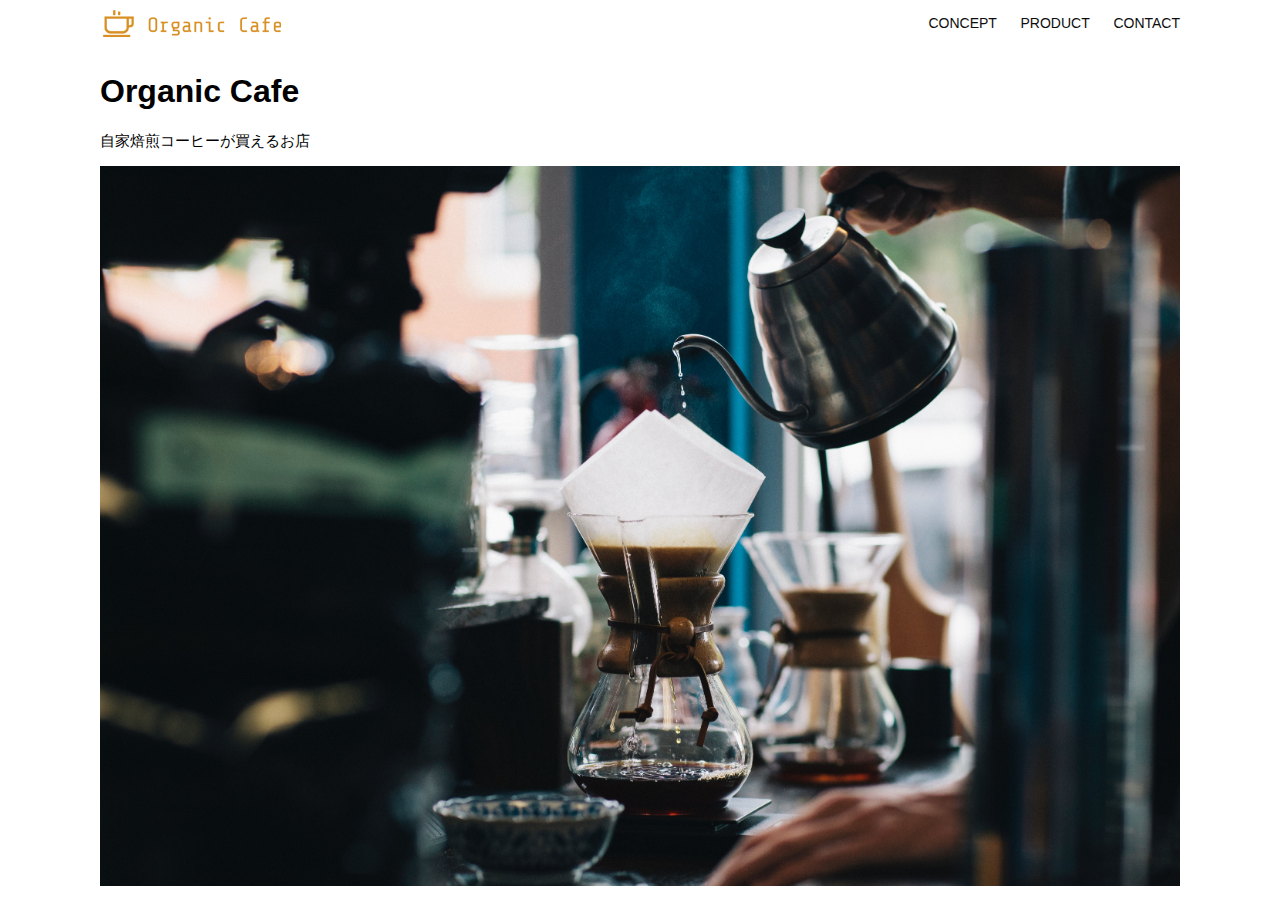
<file: html-css-kadai_013/index.html>
<!DOCTYPE html>
<html>

<head>
  <title>Organic Cafe</title>
  <meta charset="UTF-8" />
  <meta name="description" content="自家焙煎のコーヒーがお家で楽しめるOrganic Cafe" />
  <meta name="viewport" content="width=device-width, initial-scale=1.0" />
  <link rel="stylesheet" href="style.css" />
</head>

<body>
  <!-- ヘッダー -->
  <header>
    <!-- ロゴ -->
    <a href="index.html" id="logo"><img src="images/logo.png" alt="トップページに戻る" /></a>

    <!-- PC用ナビゲーション -->
    <nav id="nav-pc">
      <a href="index.html#concept">CONCEPT</a>
      <a href="index.html#product">PRODUCT</a>
      <a href="index.html#contact">CONTACT</a>
    </nav>

    <img id="menu-sp" src="images/button-menu.png" alt="ナビゲーションを開く"
      onclick="document.getElementById('nav-sp').style.display = 'block'">
    <nav id="nav-sp">
      <ul>
        <li>
          <img id="close" src="images/button-close.png" alt="ナビゲーションを閉じる"
            onclick="document.getElementById('nav-sp').style.display = 'none'">
        </li>
        <li>
          <a id="logo-sp" href="index.html" onclick="document.getElementById('nav-sp').style.display = 'none'">
            <img src="images/logo-sp.png" alt="トップページに戻る">
          </a>
        </li>
        <li>
          <a class="menu" href="index.html#conxept" onclick="document.getElementById('nav-sp').style.display = 'none'">
            CONCEPT
          </a>
        </li>
        <li>
          <a class="menu" href="index.html#product" onclick="document.getElementById('nav-sp').style.display = 'none'">
            PRODUCT
          </a>
        </li>
        <li>
          <a class="menu" href="index.html#contact" onclick="document.getElementById('nav-sp').style.display = 'none'">
            CONTACT
          </a>
        </li>
      </ul>
    </nav>



  </header>

  <main>
    <article>
      <!-- メインビジュアル -->
      <section id="main-visual">
        <div id="main-message">
          <h1>Organic Cafe</h1>
          <p>自家焙煎コーヒーが買えるお店</p>
        </div>
        <img src="images/main-image.jpg" alt="コーヒーをハンドドリップで淹れる画像" />
      </section>
    </article>
  </main>
</body>

</html>
</file>
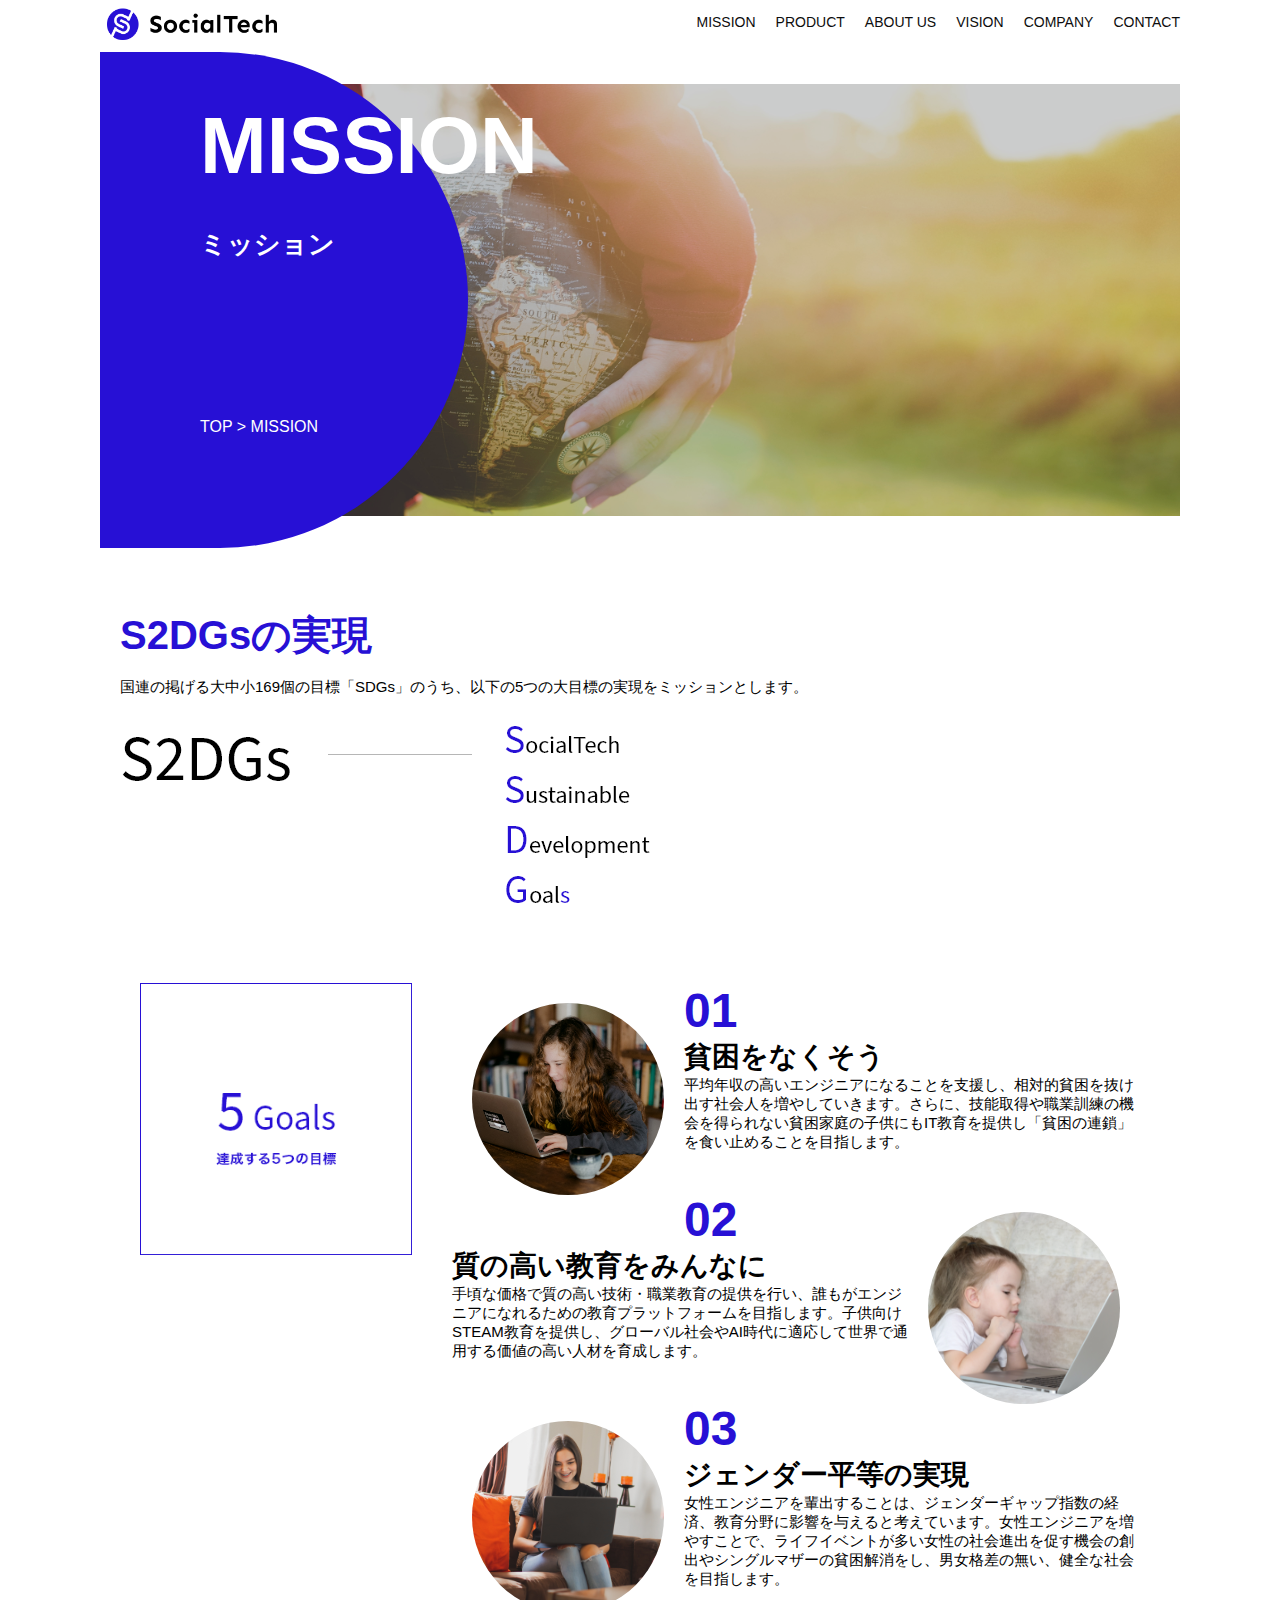
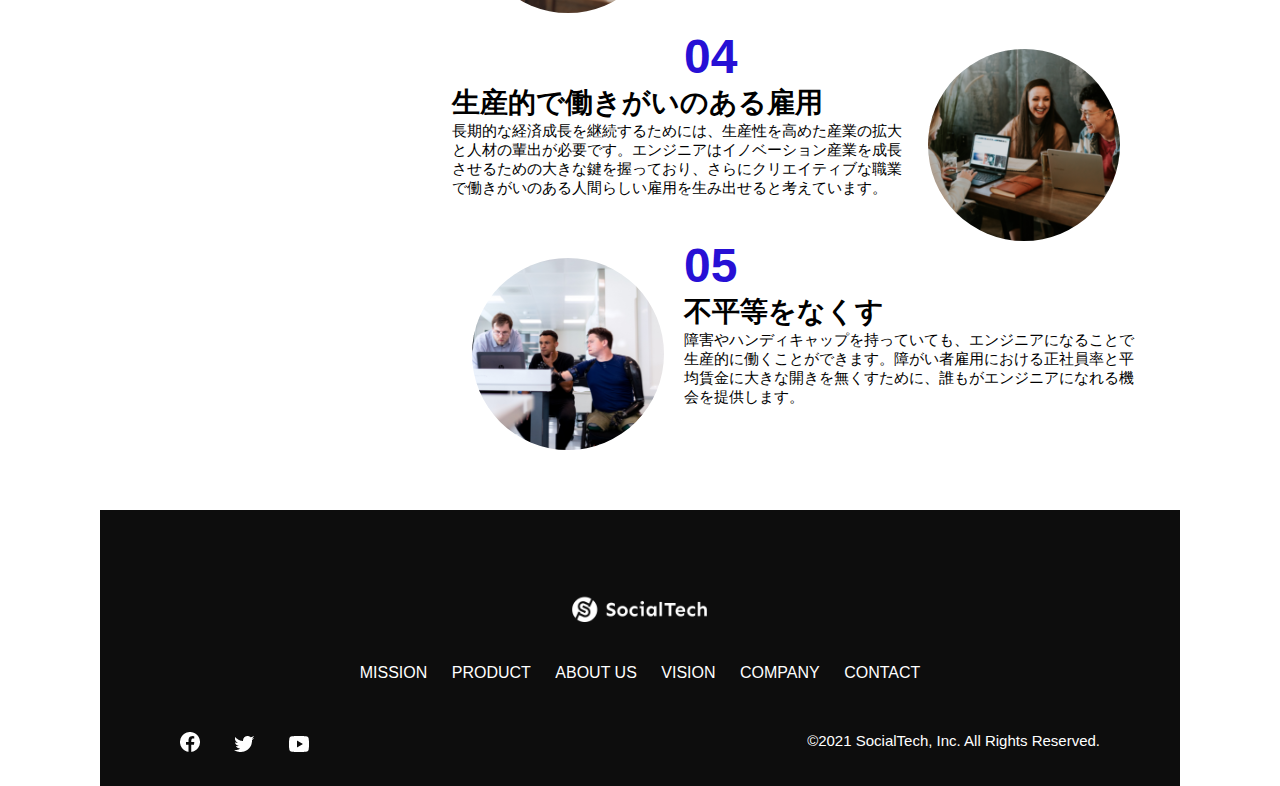
<file: kadai_tutorial_output/mission.html>
<!DOCTYPE html>
  <html>
    <head>
        <title>SocialTech - MISSION ミッション -</title>
      <meta charset="utf-8">
      <meta name="description" content="SocialTechが目指す5つの目標（S2DGs）を紹介します">
      <meta name="viewport" content="width=device-width, initial-scale=1.0">
      <link rel="stylesheet" href="style.css">
    </head>
  
    <body>
      <!-- ヘッダー -->
      <header>
        <!-- ロゴ -->
        <a href="index.html" id="logo">
          <img src="images/logo.png" alt="トップページに戻る">
        </a>
  
        <!-- PC用ナビゲーション -->
        <nav id="nav-pc">
          <ul>
            <li><a href="mission.html">MISSION</a></li>
            <li><a href="product.html">PRODUCT</a></li>
            <li><a href="index.html#aboutus">ABOUT US</a></li>
            <li><a href="index.html#vision">VISION</a></li>
            <li><a href="index.html#company">COMPANY</a></li>
            <li><a href="index.html#contact">CONTACT</a></li>
          </ul>
        </nav>
  
        <!-- スマホ用メニューボタン -->
        <button id="menu-sp" onclick="document.getElementById('nav-sp').style.display = 'block'">
          <img src="images/button-menu.png" alt="ナビゲーションを開く">
        </button>
  
        <!-- スマホ用ナビゲーション -->
        <div id="nav-sp">
          <button id="close" onclick="document.getElementById('nav-sp').style.display = 'none'">
            <img src="images/button-close.png" alt="ナビゲーションを閉じる">
          </button>
  
          <nav>
            <ul>
              <li>
                <a id="logo-sp" href="index.html" onclick="document.getElementById('nav-sp').style.display = 'none'"><img src="images/logo-sp.png" alt="トップページに戻る"></a>
              </li>
              <li><a class="menu" href="mission.html" onclick="document.getElementById('nav-sp').style.display = 'none'">MISSION</a></li>
              <li><a class="menu" href="product.html" onclick="document.getElementById('nav-sp').style.display = 'none'">PRODUCT</a></li>
              <li><a class="menu" href="index.html#aboutus" onclick="document.getElementById('nav-sp').style.display = 'none'">ABOUT US</a></li>
              <li><a class="menu" href="index.html#vision" onclick="document.getElementById('nav-sp').style.display = 'none'">VISION</a></li>
              <li><a class="menu" href="index.html#company" onclick="document.getElementById('nav-sp').style.display = 'none'">COMPANY</a></li>
              <li><a class="menu" href="index.html#contact" onclick="document.getElementById('nav-sp').style.display = 'none'">CONTACT</a></li>
            </ul>
          </nav>
          <div id="sns">
            <a href="https://www.facebook.com/sejuku2013">
              <img src="images/button-facebook.png" alt="Facebookのリンク">
            </a>
            <a href="https://twitter.com/samuraijuku">
              <img src="images/button-twitter.png" alt="Twitterのリンク">
            </a>
            <a href="https://www.youtube.com/channel/UCCFOQO5aDK0xXam4cUQXT8g">
              <img src="images/button-youtube.png" alt="YouTubeのリンク">
            </a>
          </div>
        </div>
      </header>
  
      <main>
        <article>
            <section id="mission-main">
                <div class="mission-main-inner">
                  <div id="mission-title">
                    <h1>MISSION<br><span>ミッション</span></h1>
                    <p>TOP > MISSION</p>
                  </div>
                </div>
              </section>

              <section id="mission-s2dgs">
                <h2 class="mission-h2">S2DGsの実現</h2>
                <p>国連の掲げる大中小169個の目標「SDGs」のうち、以下の5つの大目標の実現をミッションとします。</p>
                <img src="images/mission/mission-s2dgs.png" alt="S2DGs">
              </section>

              <section id="mission-five-goals">
                <div class="five-goals-image">
                  <img src="images/mission/mission-5goals.png" alt="5Goals">
                </div>

                <div class="five-goals-read">
                    <div>
                      <img class="fivegoals-image-left" src="images/mission/mission-5goals01.png" alt="PCを操作する女の子">
                      <span class="fivegoals-number">01</span>
                      <h3 class="fivegoals-h3">貧困をなくそう</h3>
                      <p class="fivegoals-p">平均年収の高いエンジニアになることを支援し、相対的貧困を抜け出す社会人を増やしていきます。さらに、技能取得や職業訓練の機会を得られない貧困家庭の子供にもIT教育を提供し「貧困の連鎖」を食い止めることを目指します。</p>
                    </div>
                    <div>
                      <img class="fivegoals-image-right" src="images/mission/mission-5goals02.png" alt="PCを見つめる小さい女の子">
                      <span class="fivegoals-number">02</span>
                      <h3 class="fivegoals-h3">質の高い教育をみんなに</h3>
                      <p class="fivegoals-p">手頃な価格で質の高い技術・職業教育の提供を行い、誰もがエンジニアになれるための教育プラットフォームを目指します。子供向けSTEAM教育を提供し、グローバル社会やAI時代に適応して世界で通用する価値の高い人材を育成します。</p>
                    </div>
                    <div>
                      <img class="fivegoals-image-left" src="images/mission/mission-5goals03.png" alt="PCを操作する女性">
        
                      <span class="fivegoals-number">03</span>
                      <h3 class="fivegoals-h3">ジェンダー平等の実現</h3>
                      <p class="fivegoals-p">女性エンジニアを輩出することは、ジェンダーギャップ指数の経済、教育分野に影響を与えると考えています。女性エンジニアを増やすことで、ライフイベントが多い女性の社会進出を促す機会の創出やシングルマザーの貧困解消をし、男女格差の無い、健全な社会を目指します。</p>
                    </div>
                    <div>
                      <img class="fivegoals-image-right" src="images/mission/mission-5goals04.png" alt="笑顔で話し合う3人の男女">
                      <span class="fivegoals-number">04</span>
                      <h3 class="fivegoals-h3">生産的で働きがいのある雇用</h3>
                      <p class="fivegoals-p">長期的な経済成長を継続するためには、生産性を高めた産業の拡大と人材の輩出が必要です。エンジニアはイノベーション産業を成長させるための大きな鍵を握っており、さらにクリエイティブな職業で働きがいのある人間らしい雇用を生み出せると考えています。</p>
                    </div>
                    <div>
                      <img class="fivegoals-image-left" src="images/mission/mission-5goals05.png" alt="障害を持つ男性が生き生きと働く様子">
                      <span class="fivegoals-number">05</span>
                      <h3 class="fivegoals-h3">不平等をなくす</h3>
                      <p class="fivegoals-p">障害やハンディキャップを持っていても、エンジニアになることで生産的に働くことができます。障がい者雇用における正社員率と平均賃金に大きな開きを無くすために、誰もがエンジニアになれる機会を提供します。</p>
                    </div>
                  </div>
                </section>

        </article>
      </main>
  
      <footer>
        <div id="footer-logo">
          <img src="images/logo-sp.png" alt="SocialTech">
        </div>
        <div id="footer-link">
          <a href="mission.html">MISSION</a>
          <a href="product.html">PRODUCT</a>
          <a href="index.html#aboutus">ABOUT US</a>
          <a href="index.html#vision">VISION</a>
          <a href="index.html#company">COMPANY</a>
          <a href="index.html#contact">CONTACT</a>
        </div>
        <div id="sns-footer">
          <div class="sns-btns">
            <a href="https://www.facebook.com/sejuku2013"><img src="images/button-facebook.png" alt="Facebookのリンク"></a>
            <a href="https://twitter.com/samuraijuku"><img src="images/button-twitter.png" alt="Twitterのリンク"></a>
            <a href="https://www.youtube.com/channel/UCCFOQO5aDK0xXam4cUQXT8g"><img src="images/button-youtube.png" alt="YouTubeのリンク"></a>
          </div>
          <p id="copyright">&copy;2021 SocialTech, Inc. All Rights Reserved.</p>
        </div>
      </footer>
  
    </body>
  </html>
</file>
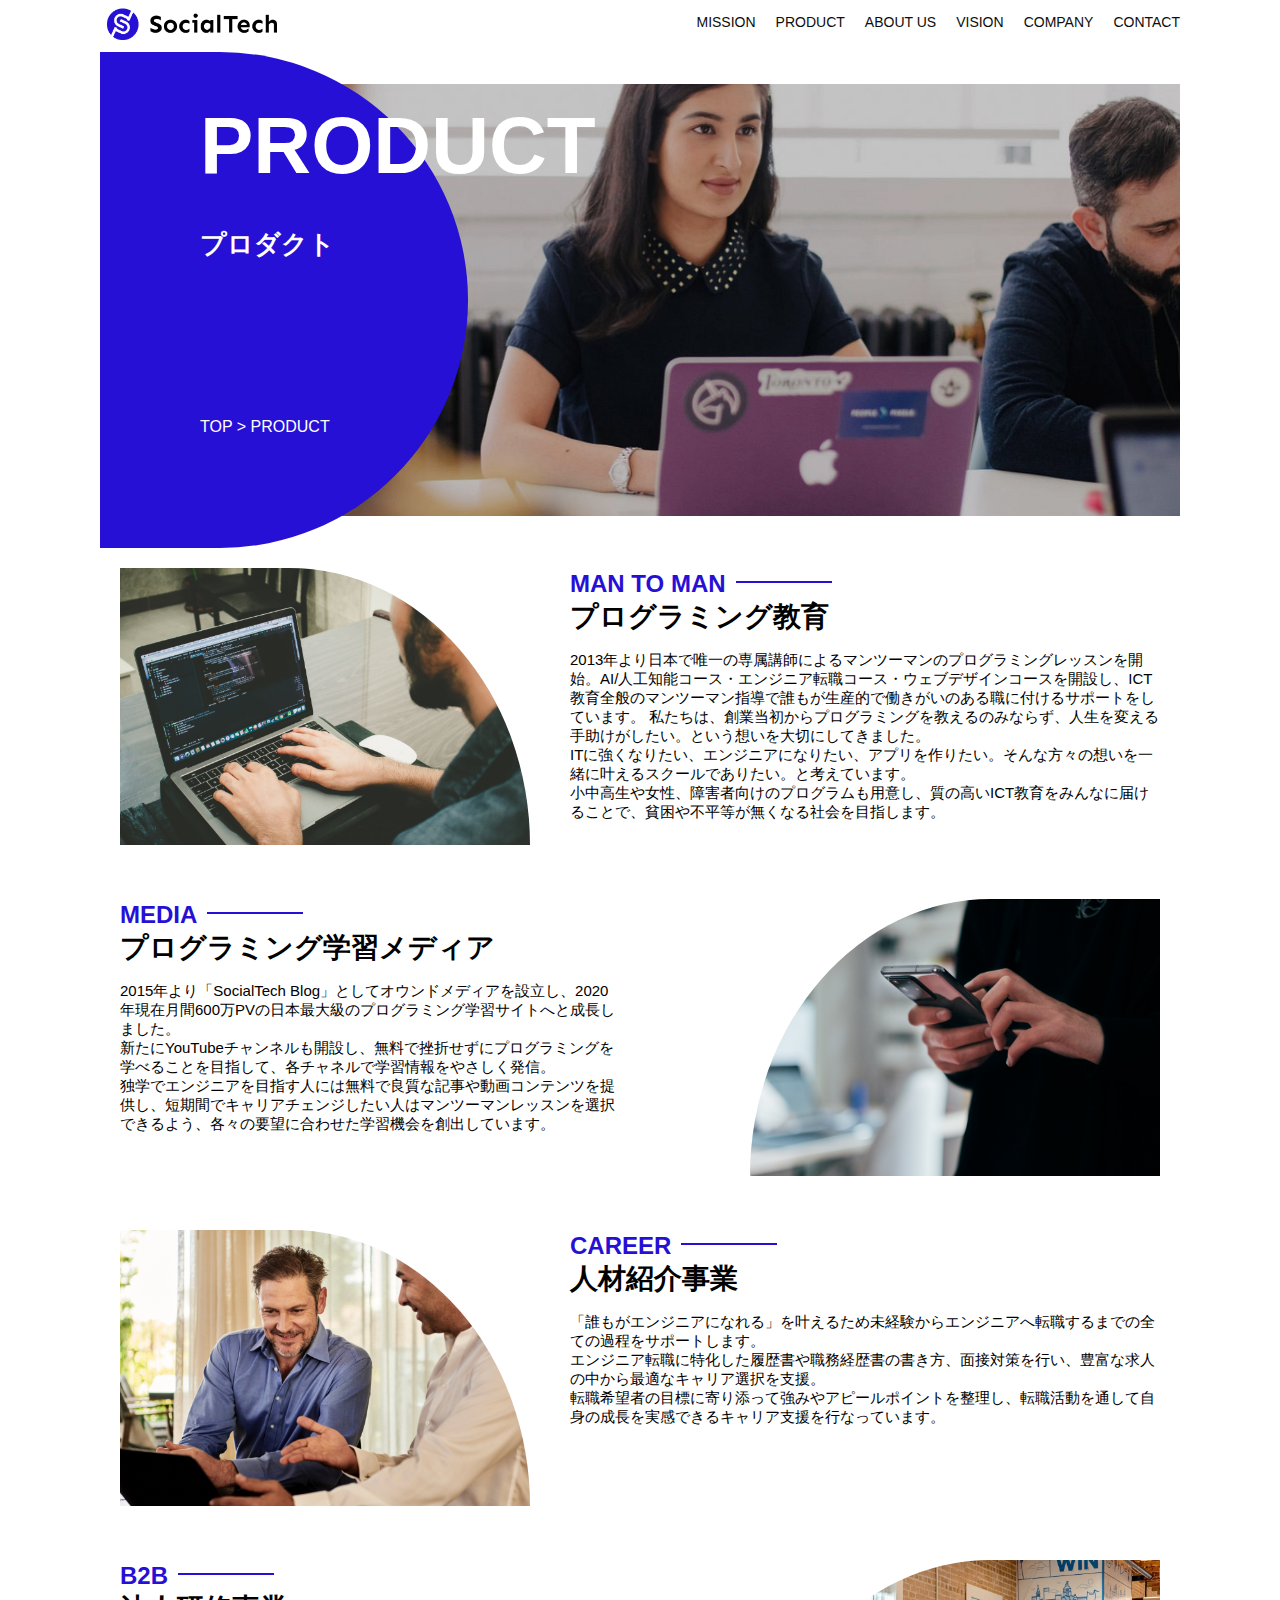
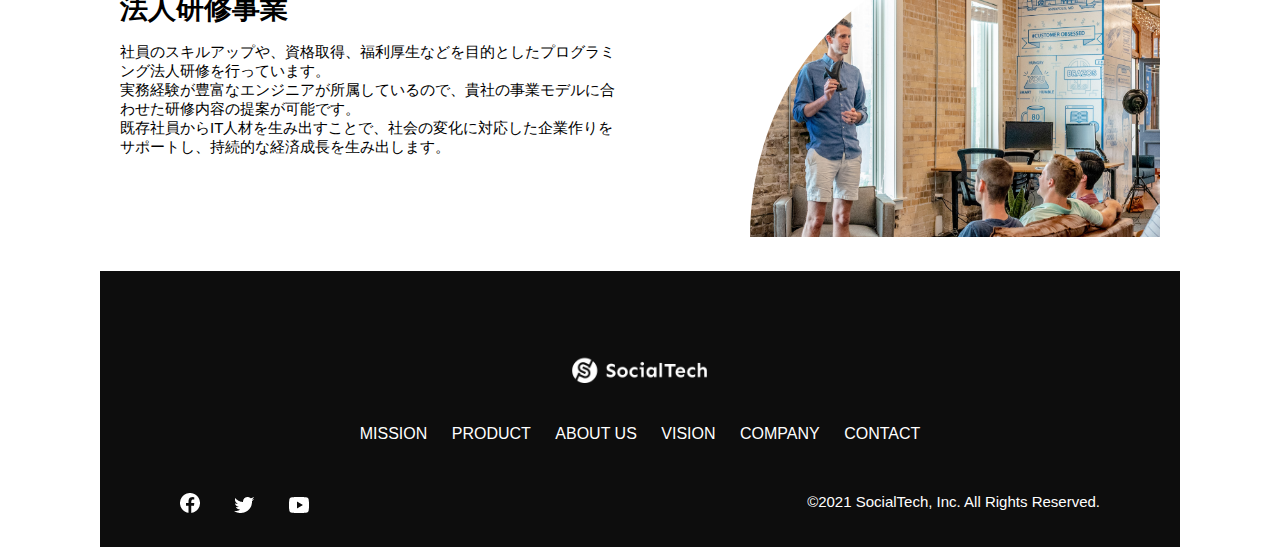
<file: kadai_tutorial_output/product.html>
<!DOCTYPE html>
<html>
  <head>
    <title>SocialTech -PRODUCT プロダクト-</title>
    <meta charset="utf-8">
    <meta name="description" content="SocialTechの4つのプロダクトを紹介します">
    <meta name="viewport" content="width=device-width, initial-scale=1.0">
    <link rel="stylesheet" href="style.css">
  </head>

  <body>
    <!-- ヘッダー -->
    <header>
      <!-- ロゴ -->
      <a href="index.html" id="logo">
        <img src="images/logo.png" alt="トップページに戻る">
      </a>

      <!-- PC用ナビゲーション -->
      <nav id="nav-pc">
        <ul>
          <li><a href="mission.html">MISSION</a></li>
          <li><a href="product.html">PRODUCT</a></li>
          <li><a href="index.html#aboutus">ABOUT US</a></li>
          <li><a href="index.html#vision">VISION</a></li>
          <li><a href="index.html#company">COMPANY</a></li>
          <li><a href="index.html#contact">CONTACT</a></li>
        </ul>
      </nav>

      <!-- スマホ用メニューボタン -->
      <button id="menu-sp" onclick="document.getElementById('nav-sp').style.display = 'block'">
        <img src="images/button-menu.png" alt="ナビゲーションを開く">
      </button>

      <!-- スマホ用ナビゲーション -->
      <div id="nav-sp">
        <button id="close" onclick="document.getElementById('nav-sp').style.display = 'none'">
          <img src="images/button-close.png" alt="ナビゲーションを閉じる">
        </button>

        <nav>
          <ul>
            <li>
              <a id="logo-sp" href="index.html" onclick="document.getElementById('nav-sp').style.display = 'none'"><img src="images/logo-sp.png" alt="トップページに戻る"></a>
            </li>
            <li><a class="menu" href="mission.html" onclick="document.getElementById('nav-sp').style.display = 'none'">MISSION</a></li>
            <li><a class="menu" href="product.html" onclick="document.getElementById('nav-sp').style.display = 'none'">PRODUCT</a></li>
            <li><a class="menu" href="index.html#aboutus" onclick="document.getElementById('nav-sp').style.display = 'none'">ABOUT US</a></li>
            <li><a class="menu" href="index.html#vision" onclick="document.getElementById('nav-sp').style.display = 'none'">VISION</a></li>
            <li><a class="menu" href="index.html#company" onclick="document.getElementById('nav-sp').style.display = 'none'">COMPANY</a></li>
            <li><a class="menu" href="index.html#contact" onclick="document.getElementById('nav-sp').style.display = 'none'">CONTACT</a></li>
          </ul>
        </nav>
        <div id="sns">
          <a href="https://www.facebook.com/sejuku2013">
            <img src="images/button-facebook.png" alt="Facebookのリンク">
          </a>
          <a href="https://twitter.com/samuraijuku">
            <img src="images/button-twitter.png" alt="Twitterのリンク">
          </a>
          <a href="https://www.youtube.com/channel/UCCFOQO5aDK0xXam4cUQXT8g">
            <img src="images/button-youtube.png" alt="YouTubeのリンク">
          </a>
        </div>
      </div>
    </header>

    <main>
      <article>
        <section id="product-main">
            <div class="product-main-inner">
              <div id="product-title">
                <h1>PRODUCT<br><span>プロダクト</span></h1>
                <p>TOP > PRODUCT</p>
              </div>
            </div>
          </section>

          <section class="product-section product-section-left">
            <div class="product-section-img">
              <img src="images/product/product-mantoman.png" alt="PCでコードを書く男性">
            </div>
            <div class="product-read">
              <h2 class="product-h2">MAN TO MAN</h2>
              <h3 class="product-h3">プログラミング教育</h3>
              <p>
                2013年より日本で唯一の専属講師によるマンツーマンのプログラミングレッスンを開始。AI/人工知能コース・エンジニア転職コース・ウェブデザインコースを開設し、ICT教育全般のマンツーマン指導で誰もが生産的で働きがいのある職に付けるサポートをしています。 私たちは、創業当初からプログラミングを教えるのみならず、人生を変える手助けがしたい。という想いを大切にしてきました。<br>ITに強くなりたい、エンジニアになりたい、アプリを作りたい。そんな方々の想いを一緒に叶えるスクールでありたい。と考えています。<br>小中高生や女性、障害者向けのプログラムも用意し、質の高いICT教育をみんなに届けることで、貧困や不平等が無くなる社会を目指します。
              </p>
            </div>
          </section>
  
          <section class="product-section product-section-right">
            <div class="product-read">
              <h2 class="product-h2">MEDIA</h2>
              <h3 class="product-h3">プログラミング学習メディア</h3>
              <p>2015年より「SocialTech Blog」としてオウンドメディアを設立し、2020年現在月間600万PVの日本最大級のプログラミング学習サイトへと成長しました。<br>新たにYouTubeチャンネルも開設し、無料で挫折せずにプログラミングを学べることを目指して、各チャネルで学習情報をやさしく発信。<br>独学でエンジニアを目指す人には無料で良質な記事や動画コンテンツを提供し、短期間でキャリアチェンジしたい人はマンツーマンレッスンを選択できるよう、各々の要望に合わせた学習機会を創出しています。</p>
            </div>
            <div class="product-section-img">
              <img src="images/product/product-media.png" alt="スマートフォンを操作する人">
            </div>
          </section>
  
          <section class="product-section product-section-left">
            <div class="product-section-img">
              <img src="images/product/product-career.png" alt="笑顔で話し合う2人の男性">
            </div>
            <div class="product-read">
              <h2 class="product-h2">CAREER</h2>
              <h3 class="product-h3">人材紹介事業</h3>
              <p>「誰もがエンジニアになれる」を叶えるため未経験からエンジニアへ転職するまでの全ての過程をサポートします。<br>エンジニア転職に特化した履歴書や職務経歴書の書き方、面接対策を行い、豊富な求人の中から最適なキャリア選択を支援。<br>転職希望者の目標に寄り添って強みやアピールポイントを整理し、転職活動を通して自身の成長を実感できるキャリア支援を行なっています。<br></p>
            </div>
          </section>
  
          <section class="product-section product-section-right">
            <div class="product-read">
              <h2 class="product-h2">B2B</h2>
              <h3 class="product-h3">法人研修事業</h3>
              <p>社員のスキルアップや、資格取得、福利厚生などを目的としたプログラミング法人研修を行っています。<br>実務経験が豊富なエンジニアが所属しているので、貴社の事業モデルに合わせた研修内容の提案が可能です。<br>既存社員からIT人材を生み出すことで、社会の変化に対応した企業作りをサポートし、持続的な経済成長を生み出します。</p>
            </div>
            <div class="product-section-img">
              <img src="images/product/product-b2b.png" alt="講演中の男性とそれを聴く人々">
            </div>
          </section>
          
      </article>
    </main>

    <footer>
      <div id="footer-logo">
        <img src="images/logo-sp.png" alt="SocialTech">
      </div>
      <div id="footer-link">
        <a href="mission.html">MISSION</a>
        <a href="product.html">PRODUCT</a>
        <a href="index.html#aboutus">ABOUT US</a>
        <a href="index.html#vision">VISION</a>
        <a href="index.html#company">COMPANY</a>
        <a href="index.html#contact">CONTACT</a>
      </div>
      <div id="sns-footer">
        <div class="sns-btns">
          <a href="https://www.facebook.com/sejuku2013"><img src="images/button-facebook.png" alt="Facebookのリンク"></a>
          <a href="https://twitter.com/samuraijuku"><img src="images/button-twitter.png" alt="Twitterのリンク"></a>
          <a href="https://www.youtube.com/channel/UCCFOQO5aDK0xXam4cUQXT8g"><img src="images/button-youtube.png" alt="YouTubeのリンク"></a>
        </div>
        <p id="copyright">&copy;2021 SocialTech, Inc. All Rights Reserved.</p>
      </div>
    </footer>
    
  </body>
</html>
</file>
<file: html-css-kadai_013/style.css>
/* PC、スマホ共通スタイル */
body {
    font-family: "Source Sans Pro", "Hiragino Kaku Gothic ProN", Meiryo, Arial,
      sans-serif;
  }
  
  p {
    font-size: 15px;
  }
  
  #main-visual>img {
    width: 100%;
  }
  
  /*================
  PC用のスタイル 
  =================*/
  @media screen and (min-width: 768px) {
  
    /* 横幅設定 */
    body {
      max-width: 1080px;
      min-width: 960px;
      margin: 0 auto 0 auto;
    }
  
    /* ヘッダー */
    header {
      display: flex;
      justify-content: space-between;
    }
  
    /* ナビゲーションのレイアウト */
    #nav-pc {
      text-align: right;
      font-size: 14px;
      padding-top: 15px;
    }
  
    /* ナビゲーションのリンクの装飾設定 */
    #nav-pc>a {
      text-decoration: none;
      margin-left: 20px;
    }
  
    #nav-pc>a:link {
      color: #0d0d0d;
    }
  
    #nav-pc>a:visited {
      color: #0d0d0d;
    }
  
    #nav-pc>a:hover {
      color: #0d0d0d;
      text-decoration: underline;
    }
  
    #nav-pc>a:active {
      color: #0d0d0d;
    }

    #menu-sp{
      display: none;
    }

    #nav-sp{
      display: none;
    }
  }

    /*================
  SP向けレイアウト 
  =================*/
   
    @media screen and (max-width: 767px) {
    /* PC用ナビゲーション非表示 */
 

      body{
        min-width:375px;
        margin:0;
      }

/*PCのナビゲーションを非表示に*/
      #nav-pc{
        display: none;
      }

/*ハンバーガーメニュー*/
      #menu-sp{
        float: right;
        padding: 0;
        
      }

      /*スマホ用ナビゲーション*/
      #nav-sp{
        background-color: #ce933e;
        position: absolute;
        left: 0;
        top:0;
        height: 100%;
        width:100%;
        display: none;
        z-index: 100;
      }

      #nav-sp ul{
        padding-left: 0;
      }

      #nav-sp li{
        list-style: none;
      }

      /*Xボタン*/
      #close{
        position: absolute;
        top:20px;
        right:20px;
      }

      /*ナビゲーションメニュー用ロゴ*/
      #logo-sp{
        margin:80px 0 30px 20px;
      }

      #nav-sp a{
        display: block;
      }

      #nav-sp a:link{
        color: #ffffff;
      }

      #nav-sp a:visited{
        color: #ffffff;
      }

      #nav-sp a:hover{
        color:#ffffff ;
        text-decoration: underline;
      }

      #nav-sp a:active{
        color: #ffffff;
      }

      #nav-sp .menu{
        text-decoration: none;
        display: block;
        margin:0 20px 0 20px;
        height: 44px;
        font-size: 16px;
        background-image:url("images/arrow.png") ;
        background-repeat: no-repeat;
        background-position: right top;
      }
    }
</file>
<file: kadai_tutorial_output/style.css>
/* PC、スマホ共通スタイル */
* {
    box-sizing: border-box;
  }
 
 p {
   font-size: 15px;
 }
 
 body {
   max-width: 1080px;
   margin: 0 auto 0 auto;  
   font-family: "Source Sans Pro", "Hiragino Kaku Gothic ProN", Meiryo, Arial, sans-serif;
 }
 
 /* ナビゲーションのレイアウト */
 #nav-pc {
   font-size: 14px;
 }
 
 #nav-pc ul {
   display: flex;
   padding-left: 0;
 }
 
 #nav-pc li {
   list-style: none;
 }
 
 /* ナビゲーションのリンクの装飾設定 */
 #nav-pc a {
   text-decoration: none;
   margin-left: 20px;
   color: #0d0d0d;
 }
 
 #nav-pc a:hover {
   text-decoration: underline;
 }
 
 /* ヘッダー */
 header {
 display: flex;
 justify-content: space-between;
 } 
 /* ナビゲーションのレイアウト */
 #nav-pc {
   font-size: 14px;
 }
 
 #nav-pc ul {
   display: flex;
   padding-left: 0;
 }
 
 #nav-pc li {
   list-style: none;
 }
 
 /* ナビゲーションのリンクの装飾設定 */
 #nav-pc a {
   text-decoration: none;
   margin-left: 20px;
   color: #0d0d0d;
 }
 
 #nav-pc a:hover {
   text-decoration: underline;
 }

  /* スマホ用ナビを非表示 */
  #nav-sp,
  #menu-sp {
    display: none;
  }
 
   /* メインビジュアル*/
   #main-visual {
     position: relative;
     height: 470px;
   }

   #main-message {
    position: absolute;
    top: 0;
    left: 0;
    background-color: #2710d5;
    color: #ffffff;
    border-radius: 0 0 476px 0;
    max-width: 620px;
    height: 100%;
    width: 100%;
    z-index: 11;
  }

  #main-message > h1 {
    font-size: 60px;
    margin: 100px 0 0 50px;
  }
  #main-message > p { 
    font-size: 28px;
    margin: 0 0 0 50px;
  }

  #main-visual > img {
    max-width: 620px;
    border-radius: 476px 0 0 0;
    position: absolute;
    top: 0;
    right: 0;
    z-index: 10;
  }

  /* 見出し */
  h2 {
    margin: 40px 0 0 0;
  }
  
  h2::after {
    content: url("images/line.png");
    margin-left: 10px;
  }
  
  h3 {
    font-size: 27px;
  }

   /* ミッション */
   #mission {
    margin: 80px auto 80px auto;
  }
  
  #mission-flex {
    display: flex;
  }

  #mission-flex > div {
    width: 50%;
    margin: 20px;
  }
  
  #mission-photo {
    width: 100%;
  }
  
  #s2dgs {
    margin-top: 50px;
    width: 100%;
  }

   /* プロダクト */
   #product {
    background-color: #fafafa;
    margin: 80px 0 80px 0;
    padding: 10px 40px 0px 40px;
  }
  
  /* 外枠 */
  #product .product-flex {
    margin-top: 40px;
    display: flex;
  }
  
  /* 左のカラム */
  #product-left {
    width: 50%;
    margin-right: 20px;
  }
  
  /* 右のカラム */
  #product-right {
    width: 50%;
    margin-left: 20px;
    margin-top: 80px;
  }
  
  /* 画像＋説明の枠 */
  #product-left > div {
    position: relative;
    height: 480px;
    margin-right: 20px;
  }
  #product-right > div {
    position: relative;
    height: 480px;
    margin-left: 20px;
  }

  /* 画像 */
  .product-photo {
    width: 100%;
  }

   /* 説明文の枠 */
   .product-explain {
    background-color: #ffffff;
    position: absolute;
    left: 0;
    bottom: 50px;
    margin: 0 40px 0 40px;
    padding: 20px;
    box-shadow: 5px 5px 10px rgba(0, 0, 0, 0.05);
  }
  
  /* 説明文の英語 */
  .product-explain > span {
    color: #2710d5;
    font-weight: bold;
    font-size: 16px;
    margin: 0;
  }
  
  /* 説明文の見出し */
  .product-explain > h3 {
    margin: 5px 0 5px 0;
  }
  
  /* 説明文 */
  .product-explain > p {
    font-size: 14px;
    margin: 0;
  }
  
  /* もっと見るボタン */
  #product-more {
    text-align: center;
  }
  
  #product-more a {
    position: relative;
    bottom: -42px;
  }

   /* ABOUT US */
   #aboutus {
    margin: 80px auto 80px auto;
  }
  
  /* 3つの組織文化と画像を入れる枠 */
  #aboutus > div {
    display: flex;
  }

  /* 画像 */
  .culture-img {
    width: 50%;
    align-self: flex-start;
  }
  
  .culture-img2 {
    margin-top: 50px;
    width: 100%;
  }

  /* 3つの組織文化の表 */
  .culture-table {
    margin-right: 50px;
  }

   /* 番号 */
   .culture-num {
    font-size: 80px;
    color: #2710d5;
    padding: 0 20px 0 0;
  }

  /* 見出し */
  .culture-table th {
    text-align: left;
    font-size: 28px;
    font-weight: bold;
  }

  /* 組織文化英語 */
  .culture-en {
    color: #2710d5;
    font-size: 24px;
  }

  /* 説明文 */
  .culture-description {
    margin: 0;
  }

   /* ビジョン */
   #vision {
    margin: 80px auto 80px auto;
  }
  
  /* セクション内の外枠*/
  #vision > div {
    display: flex;
    justify-content: space-between;
    flex-wrap: wrap;
  }
  
  /*7つの行動指針の枠*/
  .vision-box {
    width: 300px;
    height: 300px;
    margin-bottom: 30px;
    position: relative;
  }

  .vision-box > img {
    width: 100%;
    position: relative;
    z-index: 30;
  }
  
  .vision-box > div {
    position: absolute;
    top: 0;
    left: 0;
    z-index: 31;
    margin-right: 20px;
  }
  
  .vision-box > div > h4 {
    color: #2710d5;
    font-size: 19px;
    margin: 80px 0 0 0;
  }
  
  .vision-box > div > h4::first-letter {
    font-size: 40px;
  }
  
  .vision-box > div > h5 {
    font-size: 20px;
    margin: 0 0 0 0;
  }
  
  .vision-box > div > p {
    margin: 10px 0 0 0;
  }

  /* 会社概要 */
  #company {
    margin: 80px auto 80px auto;
  }

  #company-table {
    width: 100%;
  }
  
  .tableheader {
    text-align: left;
    padding: 20px;
    border-bottom-color: #2710d5;
    border-bottom-width: 1px;
    border-bottom-style: solid;
    width: 100px;
  }
  
  .tableheader-first {
    border-top-color: #2710d5;
    border-top-width: 1px;
    border-top-style: solid;
  }
  
  .cell {
    padding: 30px;
    border-bottom-color: #ececec;
    border-bottom-width: 1px;
    border-bottom-style: solid;
  }
  
  .cell-first {
    border-top-color: #ececec;
    border-top-width: 1px;
    border-top-style: solid;
  }

  #company > iframe {
    width: 100%;
    height: 368px;
    margin-top: 40px;
  }

   /* お問い合わせ */
   #contact {
    margin: 80px auto 80px auto;
  }
  
  /* 外枠 */
  #contact > form > div {
    display: flex;
    flex-direction: row;
    flex-wrap: wrap;
    padding-bottom: 30px;
  }

  /* 左列の見出し */
  .contact-heading {
    width: 240px;
    align-self: center;
  }
  /* 見出しのラベル */
  .contact-label {
    font-weight: bold;
  }
  /* 必須 */
  .contact-span {
    color: #ce2222;
    margin: 0 0 0 20px;
    font-weight: bold;
  }

  /* テキストボックス */
  .contact-textbox {
    border-top: 0px;
    border-left: 0px;
    border-right: 0px;
    border-bottom-width: 1px;
    border-bottom-color: #707070;
    border-style: solid;
    background-color: #fafafa;
    width: 400px;
    height: 56px;
  }
  
  /* お問い合わせ内容のテキストエリア */
  .contact-textarea {
    border-top: 0px;
    border-left: 0px;
    border-right: 0px;
    border-bottom-width: 1px;
    border-bottom-color: #707070;
    background-color: #fafafa;
    width: 400px;
    height: 200px;
  }

   /* 個人情報の取り扱い */
   #contact dt {
    font-weight: bold;
  }
  
  #contact dd {
    margin: 0 0 16px 0;
  }
  
  #contact dd p {
    margin: 0;
  }
  
  #contact dd ul {
    padding-left: 0;
  }
  
  #contact dd li {
    margin-bottom: 0;
    list-style: none;
  }

    /* フッター */
    footer {
      background-color: #0d0d0d;
      text-align: center;
      padding: 80px 80px 30px 80px;
    }
    
    #footer-logo {
      margin-bottom: 30px;
    }

    #footer-link {
      margin-bottom: 50px;
    }
    
    #footer-link > a {
      text-decoration: none;
      margin: 10px;
      color: #ffffff;
    }
    
    #footer-link > a:hover {
      text-decoration: underline;
    }
  
    #sns-footer {
      display: flex;
      justify-content: space-between;
      text-align: left;
    }
    
    #sns-footer a {
      margin-right: 30px;
    }
    
    #copyright {
      color: #ffffff;
      margin: 0;
    }

    /* mission.html用スタイル */
  /* ミッションのメインビジュアル */
  .mission-main-inner {
    background-image: url("images/mission/mission-main.png");
    background-repeat: no-repeat;
    background-position-y: center;
  }
  
  #mission-title {
    background-color: #2710d5;
    width: 368px;
    color: #ffffff;
    height: 496px;
    border-radius: 0 248px 248px 0;
    position: relative;
  }
  
  #mission-title h1 {
    position: absolute;
    top: 0;
    left: 100px;
    font-size: 80px;
    line-height: 1;
  }
  
  #mission-title h1 span {
    font-size: 26px;
  }
  
  #mission-title > p {
    position: absolute;
    top: 350px;
    left: 100px;
    font-size: 16px;
  }

  /* ミッションページ　S2DGSの設定 */
  #mission-s2dgs {
    padding: 20px;
  }
  
  .mission-h2 {
    color: #2710d5;
    font-size: 40px;
  }
  
  .mission-h2::after {
    content: none;
  }

  /* ミッションページ　5つのゴールの設定 */
  #mission-five-goals {
    padding: 20px;
    display: flex;
  }
  
  #mission-five-goals .five-goals-image {
    width: 30%;
    padding: 20px;
  }
  
  #mission-five-goals .five-goals-image img {
    width: 100%;
  }
  
  #mission-five-goals .five-goals-read {
    width: 70%;
    padding: 20px;
  }
  
  #mission-five-goals .five-goals-read > div {
    margin-bottom: 40px;
  }
  
  .fivegoals-image-right {
    float: right;
    margin: 20px;
  }
  
  .fivegoals-image-left {
    float: left;
    margin: 20px;
  }
  
  .fivegoals-number {
    color: #2710d5;
    font-size: 48px;
    font-weight: bold;
    margin: 0;
  }
  
  .fivegoals-h3 {
    font-size: 28px;
    margin: 0;
  }
  
  .fivegoals-p {
    margin: 0;
  }

  /* プロダクトページ */
  .product-main-inner {
    background-image: url("images/product/product-main.png");
    background-repeat: no-repeat;
    background-position-y: center;
  }
  
  #product-title {
    background-color: #2710d5;
    width: 368px;
    color: #ffffff;
    height: 496px;
    border-radius: 0 248px 248px 0;
    position: relative;
  }
  
  #product-title h1 {
    position: absolute;
    top: 0;
    left: 100px;
    font-size: 80px;
    line-height: 1;
  }
  
  #product-title h1 span {
    font-size: 26px;
  }
  
  #product-title > p {
    position: absolute;
    top: 350px;
    left: 100px;
    font-size: 16px;
  }

  /* セクション */
  .product-section {
    display: flex;
    padding: 20px 20px 0;
  }
  
  .product-section .product-section-img {
    width: 450px;
  }
  
  /* 左が画像のセクション*/
  .product-section-left .product-section-img img {
    width: 100%;
    padding: 0 40px 30px 0;
    border-radius: 0 432px 0 0;
  }
  
  .product-section-left .product-read {
    width: 50%;
    flex-grow: 1;
  }
  
  .product-section-left .product-read p {
    margin-bottom: 0;
  }
  
  /* 右が画像のセクション*/
  .product-section-right {
    justify-content: space-between;
  }
  
  .product-section-right .product-section-img img {
    width: 100%;
    padding: 0 0 30px 40px;
    border-radius: 432px 0 0 0;
  }
  
  .product-section-right .product-read {
    width: 500px;
  }
  
  .product-h2 {
    color: #2710d5;
    font-size: 24px;
    margin: 0;
  }
  
  .product-h3 {
    font-size: 28px;
    margin: 0;
  }

    /*====================
   スマートフォン用のスタイル
  =====================*/
  @media screen and (max-width: 767px) {
    /* PC用ナビゲーション非表示 */
    #nav-pc {
      display: none;
    }
  
    /* ハンバーガーメニュー */
    #menu-sp {
      display: block;
      background-color: transparent;
      float: right;
      padding: 0;
      border: none;
    }
  
    /* スマホ用ナビゲーションの表示切替*/
    /* 初期状態、レイアウトと非表示設定 */
    #nav-sp {
      background-color: #2710d5;
      position: fixed;
      left: 0;
      top: 0;
      height: 100%;
      width: 100%;
      display: none;
      z-index: 100;
    }

     /* ×ボタン */
     #close {
      position: absolute;
      top: 20px;
      right: 20px;
      background-color: transparent;
      border: none;
    }
  
    #nav-sp nav ul {
      padding-left: 0;
    }
  
    #nav-sp nav li {
      list-style: none;
    }
  
    /* ナビゲーションメニュー用ロゴ */
    #logo-sp {
      margin: 80px 0 30px 20px;
    } 

     /* ナビゲーションのリンクの装飾設定 */
   #nav-sp nav a {
    display: block;
    color: #ffffff;
  }
 
  #nav-sp nav a:hover {
     text-decoration: underline;
   }
 
   #nav-sp .menu {
     text-decoration: none;
     margin: 0 20px 0 20px;
     height: 44px;
     font-size: 16px;
     background-image: url("images/arrow.png");
     background-repeat: no-repeat;
     background-position: right top;
   }

   #sns {
    position: absolute;
    bottom: 20px;
    left: 20px;
  }

  #sns > a {
    margin-right: 30px;
  }

  /* メインビジュアル */
  #main-visual {
    position: relative;
    height: 470px;
  }

  #main-visual > div {
    text-align: center;
    height: 280px;
  }

  #main-visual h1 {
    font-size: 28px;
    margin: 90px 0 0 0;
  }

  #main-visual > div > p {
    margin: 0;
    font-size: 15px;
  }

  #main-visual > img {
    width: 100%;
    border-radius: 476px 0 0 0;
    top: auto;
    bottom: 0;
  }

   /*見出し*/
   h2 {
    margin: 15px 0 15px 0;
  }
  
  h3 {
    font-size: 24px;
    margin: 10px 0 0 0;
  }

   /* ミッション */
   #mission {
    margin: 20px 0 20px 0;
    padding: 0 20px 0 20px;
  }

  #mission-flex {
    flex-direction: column;
  }

  #mission-flex > div {
  width: 100%;
  margin: 0;
}

 /* プロダクト */
 #product {
  margin: 0;
  padding: 10px 20px 0 20px;
}

/* 外枠 */
#product .product-flex {
  flex-direction: column;
  margin-top: 0;
}

/* 左右のカラム　スマホでは縦並び */
#product-left,
#product-right {
  width: 100%;
  margin: 0;
}

/*  画像＋説明の枠 */
#product-left > div,
#product-right > div {
  height: auto;
  margin: 0;
}

/* 説明文の枠 */
.product-explain {
  position: relative;
  margin: 0;
}

.product-explain > h3 {
  margin: 10px 0 10px 0;
  font-size: 24px;
}

/* もっと見るボタン */
 #product-more {
   text-align: left;
 }

  /* ABOUT US */
  #aboutus {
    margin: 80px 20px 80px 20px;
  }

  #aboutus > div {
    flex-direction: column;
 }

  .culture-table th {
    font-size: 16px;
  }

  .culture-table {
    margin-right: 0;
    padding-right: 20px;
    order: 2;
  }

  .culture-img {
    width: 100%;
    order: 1;
  }

  .culture-img2 {
    margin-top: 0;
  }

  .culture-num {
    padding: 0;
  }

  .culture-description {
    margin: 0;
  }

  /* ビジョン */
  #vision {
    margin: 80px 20px 80px 20px;
  }

  .vision-box > img {
    position: absolute;
    top: 0;
    left: 0;
  }

  .vision-box > div > h4 {
    margin: 60px 0 0 0;
  }

   /*会社概要*/
   #company {
    margin: 0 20px 0 20px;
  }

  #company > h3 {
    margin-bottom: 20px;
  }

 .tableheader {
    width: 50px;
  }

  .cell {
    padding: 20px;
  }

  #company > iframe {
    height: 240px;
  }

   /* お問い合わせ */
   #contact {
    margin: 80px 20px 80px 20px;
  }

  #contact > h3 {
    margin-bottom: 20px;
  }

  #contact > form > div {
    flex-direction: column;
    margin-bottom: 20px;
  }

  .contact-heading {
    align-self: auto;
    margin-bottom: 20px;
  }

 .contact-textbox {
    min-width: 300px;
    width: 100%;
  }

  .contact-textarea {
    height: 150px;
    width: 100%;
  }

  .radiobutton {
    margin-bottom: 20px;
  }

   /* フッター */
   footer {
    padding: 30px 20px 50px 20px;
    text-align: left;
  }

  #footer-link > a {
    margin: 0 20px 30px 0;
    display: block;
    background-image: url("images/arrow.png");
    background-repeat: no-repeat;
    background-position: right top;
  }

  #footer-link > a:hover {
    text-decoration: underline;
  }

  #sns-footer {
    flex-direction: column;
    justify-content: flex-start;
  }

  #copyright {
    font-size: 12px;
    margin-top: 30px;
  }

   /* mission.html用スタイル */
    /* ミッションのメインビジュアル */
    #mission-main {
      height: 256px;
      margin-top: 4%;
      position: relative;
    }
  
    .mission-main-inner {
      height: 80%;
      background-size: cover;
    }
  
    #mission-title {
      width: 136px;
      height: 256px;
      position: absolute;
      top: -10%;
    }
  
    #mission-title h1 {
      left: 20px;
      font-size: 40px;
    }
  
    #mission-title h1 span {
      font-size: 18px;
    }
  
    #mission-title > p {
      top: 180px;
      left: 20px;
      font-size: 13px;
    }

     /* ミッションページ　S2DGSの設定 */
     .mission-h2 {
      font-size: 38px;
      margin: 0px;
    }
  
    .mission-h2::after {
      content: none;
    }
  
    #mission-s2dgs > img {
      width: 100%;
    }

     /* ミッションページ　5つのゴールの設定 */
     #mission-five-goals {
      flex-direction: column;
    }
  
    #mission-five-goals > div {
      padding: 0;
    }
  
    #mission-five-goals .five-goals-image,
    #mission-five-goals .five-goals-read {
      width: 100%;
      padding: 0;
    }
  
    #mission-five-goals .five-goals-read > div {
      display: flex;
      flex-direction: column;
    }
  
    .fivegoals-image-right,
    .fivegoals-image-left {
      align-self: center;
    }

    /* プロダクトページ */
    #product-main {
      height: 256px;
      margin-top: 4%;
      position: relative;
    }
  
    .product-main-inner {
      height: 80%;
      background-size: cover;
    }
  
    #product-title {
      width: 136px;
      height: 256px;
      position: absolute;
      top: -10%;
    }
    
    #product-title h1 {
      left: 20px;
      font-size: 40px;
    }
  
    #product-title h1 span {
      font-size: 18px;
    }
  
    #product-title > p {
      top: 180px;
      left: 20px;
      font-size: 13px;
    }

    /* セクション */
    .product-section {
      flex-direction: column;
    }
  
    .product-section .product-section-img {
      width: 100%;
    }
    
    .product-section .product-section-img img {
      width: 100%;
      padding: 0;
    }
  
    /* 左が画像のセクション*/
    .product-section-left .product-section-img img {
      border-radius: 0 300px 0 0;
    }
  
    .product-section-left .product-read {
      width: 100%;
      flex-grow: 1;
    }
  
    /* 右が画像のセクション*/
    .product-section-right .product-section-img img {
      order: 1;
      border-radius: 300px 0 0 0;
    }
  
    .product-section-right .product-read {
      order: 2;
      width: 100%;
    }
}
</file>
